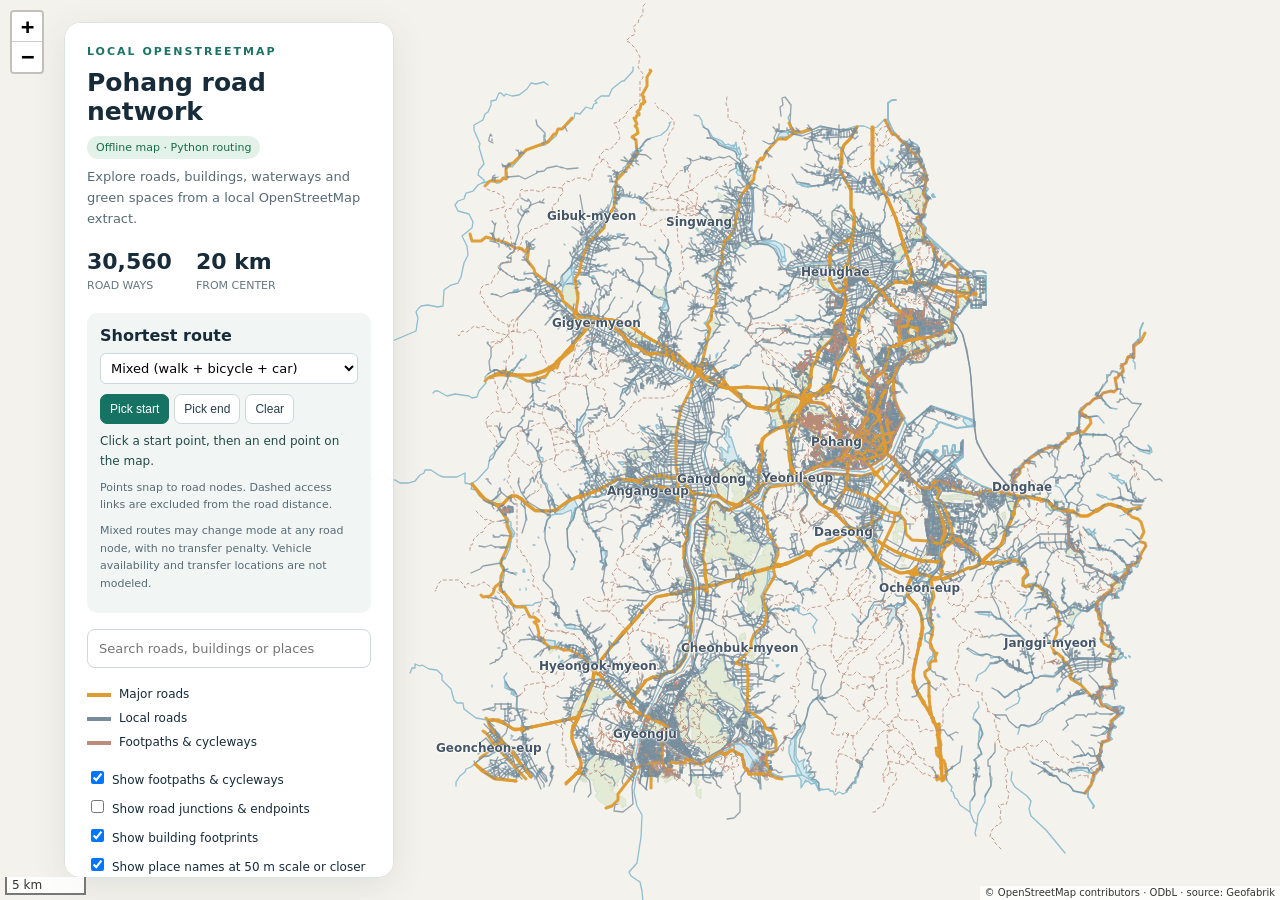
<file: localOSM/index.html>
<!doctype html>
<html lang="en"><meta charset="utf-8"><meta name="viewport" content="width=device-width,initial-scale=1">
<title>Pohang · Offline OSM Map</title>
<link rel="stylesheet" href="assets/leaflet.css">
<style>
*{box-sizing:border-box}body{margin:0;color:#172b38;font-family:system-ui,"Malgun Gothic",sans-serif}
#map{height:100vh;background:#f4f2ec}.panel{position:absolute;z-index:900;top:22px;left:64px;width:330px;padding:22px;background:#fffffff5;border:1px solid #dce2e3;border-radius:16px;box-shadow:0 8px 35px #233c4a18}
.eyebrow{font-size:11px;letter-spacing:2px;color:#1b7363;font-weight:700}h1{font-size:25px;margin:10px 0}p{line-height:1.6;font-size:13px;color:#586b75;margin:8px 0}.badge{display:inline-block;background:#e3f2e9;color:#176b48;padding:5px 9px;border-radius:20px;font-size:11px}.stats{display:flex;gap:24px;margin:20px 0}.stats strong{font-size:22px;display:block}.stats span{font-size:11px;color:#677780}input{width:100%;padding:11px;border:1px solid #ccd7da;border-radius:8px;font:inherit;font-size:13px}button{border:1px solid #cbd8db;border-radius:7px;background:white;padding:8px 12px;cursor:pointer;color:#263f4a}#results button{display:block;width:100%;text-align:left;margin-top:5px}.legend{margin:14px 0;font-size:12px;line-height:2}.line{display:inline-block;width:24px;height:4px;margin-right:8px;vertical-align:middle}label{font-size:12px;display:block;margin-top:10px}label input{width:auto;margin-right:8px}hr{border:0;border-top:1px solid #e2e8ea;margin:16px 0}.place-label{white-space:nowrap;color:#455666;font-size:12px;text-shadow:0 1px 2px white,1px 0 white,-1px 0 white;font-weight:600;pointer-events:none}.leaflet-control-attribution{font-size:10px}#detail{font-size:12px;line-height:1.6}.leaflet-container{font-family:inherit}
@media(max-width:640px){.panel{left:50px;top:10px;width:270px;padding:15px}.legend,.description{display:none}.stats{margin:10px 0}h1{font-size:21px}}
</style>
<style>.panel{max-height:calc(100vh - 44px);overflow-y:auto;scrollbar-width:thin}.route-tools{padding:13px;background:#f1f6f5;border-radius:10px;margin:12px 0 16px}.route-tools select{font:inherit;font-size:13px;padding:6px;border:1px solid #cbd8db;border-radius:6px;background:white;margin-left:10px}.route-buttons{display:flex;gap:5px;margin-top:10px}.route-buttons button{padding:7px 9px;font-size:12px}.route-buttons button.active{color:white;background:#167364;border-color:#167364}#route-status{margin-bottom:0;color:#244b45;font-size:12px;white-space:pre-line}.route-distance{font-size:23px;font-weight:700;color:#b85f19}.route-hint{font-size:11px!important}.route-picking{cursor:crosshair!important}</style>
<style>.route-tools select{display:block;width:100%;margin:8px 0 0}.mode-total{display:flex;align-items:center;gap:7px;font-size:12px;margin:5px 0}.mode-dot{display:inline-block;width:9px;height:9px;border-radius:50%;flex-shrink:0}.route-stages{max-height:210px;overflow:auto;line-height:1.8;padding-left:20px}.route-stages li{font-size:12px}.route-tools details{margin-top:8px;font-size:12px}.route-tools summary{cursor:pointer}</style>
<div id="map"></div><aside class="panel"><div class="eyebrow">LOCAL OPENSTREETMAP</div><h1>Pohang road network</h1><span class="badge">Offline map · Python routing</span>
<p id="python-notice" hidden>To calculate routes, run start_map.bat or python server.py, then open the local address shown in the terminal.</p>
<p class="description">Explore roads, buildings, waterways and green spaces from a local OpenStreetMap extract.</p>
<div class="stats"><div><strong id="road-count"></strong><span>ROAD WAYS</span></div><div><strong id="radius"></strong><span>FROM CENTER</span></div></div>
<section class="route-tools" aria-label="Two-point shortest route"><strong>Shortest route</strong><select id="route-mode" aria-label="Transport mode"><option value="7" selected>Mixed (walk + bicycle + car)</option><option value="1">Walking only</option><option value="4">Car only</option><option value="2">Bicycle only</option></select><div class="route-buttons"><button id="pick-start" class="active">Pick start</button><button id="pick-end">Pick end</button><button id="clear-route">Clear</button></div><p id="route-status" aria-live="polite">Click a start point, then an end point on the map.</p><p class="route-hint">Points snap to road nodes. Dashed access links are excluded from the road distance.</p><p id="mixed-note" class="route-hint">Mixed routes may change mode at any road node, with no transfer penalty. Vehicle availability and transfer locations are not modeled.</p></section>
<input id="search" placeholder="Search roads, buildings or places" aria-label="Search roads, buildings or places"><div id="results"></div>
<div class="legend"><div><i class="line" style="background:#de9b31"></i>Major roads</div><div><i class="line" style="background:#778d9c"></i>Local roads</div><div><i class="line" style="background:#bb8c79"></i>Footpaths & cycleways</div></div>
<label><input type="checkbox" id="paths" checked>Show footpaths & cycleways</label><label><input type="checkbox" id="nodes">Show road junctions & endpoints</label>
<label><input type="checkbox" id="footprints" checked>Show building footprints</label>
<label><input type="checkbox" id="buildings" checked>Show place names at 50 m scale or closer</label><p id="building-status"></p>
<hr><div id="detail">Select a road or building to inspect its details.</div><p id="extent"></p><button id="home">View full area</button>
</aside><script src="assets/leaflet.js"></script><script src="map_data.js"></script>
<script>
const d=window.LOCAL_OSM;const map=L.map('map',{preferCanvas:true,minZoom:8,maxZoom:20,attributionControl:true});
map.attributionControl.setPrefix(false);map.attributionControl.addAttribution('© OpenStreetMap contributors · ODbL · source: Geofabrik');
const bounds=[[d.bounds[1],d.bounds[0]],[d.bounds[3],d.bounds[2]]];
function home(){map.fitBounds(bounds,{paddingTopLeft:innerWidth>640?[370,25]:[20,20],paddingBottomRight:[20,20]});}home();
const scaleControl=L.control.scale({imperial:false,position:'bottomleft'}).addTo(map);
function displayedScaleMeters(){const value=scaleControl.getContainer().querySelector('.leaflet-control-scale-line')?.textContent||'';const match=value.match(/^([\d.]+)\s*(km|m)$/);return match?Number(match[1])*(match[2]==='km'?1000:1):Infinity;}
map.createPane('land');map.getPane('land').style.zIndex=250;map.createPane('water');map.getPane('water').style.zIndex=260;
map.createPane('footprints');map.getPane('footprints').style.zIndex=350;
const walking=new Set(['footway','path','pedestrian','steps','cycleway','bridleway']);
const major=new Set(['motorway','motorway_link','trunk','trunk_link','primary','primary_link','secondary','secondary_link']);
function style(f){const p=f.properties;if(p.kind==='land')return {color:'#c4d7b6',weight:.5,fillColor:'#dce8cd',fillOpacity:.7};if(p.kind==='water')return {color:'#8ebed0',weight:p.natural==='coastline'?2:1.3,fillColor:'#d0e7ed',fillOpacity:.9};if(walking.has(p.highway))return {color:'#bb8c79',weight:1,dashArray:'3 3',opacity:.85};if(major.has(p.highway))return {color:'#de9b31',weight:3,opacity:.95};return {color:'#778d9c',weight:1.3,opacity:.8};}
function text(tag,value){const e=document.createElement(tag);e.textContent=value;return e;}
let selected;
function clickFeature(f,layer){const p=f.properties;if(selected)selected.setStyle(style(selected.feature));selected=layer;layer.setStyle({color:'#006c9c',weight:5});const box=document.getElementById('detail');box.replaceChildren(text('strong',p.name||p.highway||p.natural||'OSM feature'));for(const key of ['id','highway','oneway','access','motorcar','bicycle','foot','maxspeed'])if(p[key]!==undefined)box.appendChild(text('div',`${key}: ${p[key]}`));}
const roadFeatures=d.geojson.features.filter(f=>f.properties.kind==='road');
for(const kind of ['land','water'])L.geoJSON(d.geojson,{pane:kind,filter:f=>f.properties.kind===kind,style,interactive:false}).addTo(map);
const common={style,onEachFeature:(f,l)=>{l.on('click',()=>{if(!routeState.picking)clickFeature(f,l);});if(f.properties.name)l.bindTooltip(text('span',f.properties.name));}};
const roads=L.geoJSON(roadFeatures.filter(f=>!walking.has(f.properties.highway)),common).addTo(map);
const paths=L.geoJSON(roadFeatures.filter(f=>walking.has(f.properties.highway)),common).addTo(map);
const footprintData=d.building_footprints||{type:'FeatureCollection',features:[]};
const footprintLayer=L.geoJSON(null,{pane:'footprints',style:{color:'#918d8a',weight:1,fillColor:'#cfc7bf',fillOpacity:.65},onEachFeature:(f,layer)=>{layer.on('click',()=>{if(routeState.picking)return;const p=f.properties,box=document.getElementById('detail');box.replaceChildren(text('strong',p.name||'Unnamed building'),text('div',`OSM ${p.osm_type} ${p.id}`),text('div',`building: ${p.building}`));});if(f.properties.name)layer.bindTooltip(text('span',f.properties.name));}});
let footprintSelection=null;
function updateFootprints(){if(!document.getElementById('footprints').checked||map.getZoom()<14){if(map.hasLayer(footprintLayer))map.removeLayer(footprintLayer);footprintSelection=null;return;}const view=map.getBounds().pad(.15),visible=footprintData.features.filter(f=>view.intersects(L.latLngBounds([[f.bbox[1],f.bbox[0]],[f.bbox[3],f.bbox[2]]]))),key=visible.map(f=>`${f.properties.osm_type}:${f.properties.id}`).join(',');if(key!==footprintSelection){footprintLayer.clearLayers();footprintLayer.addData(visible);footprintSelection=key;}if(!map.hasLayer(footprintLayer))footprintLayer.addTo(map);}
map.on('moveend zoomend',updateFootprints);document.getElementById('footprints').onchange=updateFootprints;updateFootprints();
document.getElementById('paths').onchange=e=>e.target.checked?paths.addTo(map):map.removeLayer(paths);
const nodes=L.layerGroup();let nodesBuilt=false;
document.getElementById('nodes').onchange=e=>{if(e.target.checked){if(!nodesBuilt){for(const p of d.nodes)L.circleMarker(p,{radius:2.5,color:'#177b75',weight:.7,fillColor:'#fff',fillOpacity:1}).addTo(nodes);nodesBuilt=true;}nodes.addTo(map);}else map.removeLayer(nodes);};
const labels=L.layerGroup().addTo(map),localLabels=L.layerGroup();for(const p of d.places){const el=text('span',p.name);L.marker(p.coordinate,{interactive:false,icon:L.divIcon({className:'place-label',html:el.outerHTML,iconSize:[120,20]})}).addTo(['city','town'].includes(p.place)?labels:localLabels);}
function updateLabels(){if(map.getZoom()>=13)localLabels.addTo(map);else map.removeLayer(localLabels);}map.on('zoomend',updateLabels);updateLabels();
const buildingLabels=d.building_labels||[];const buildingLayer=L.layerGroup().addTo(map);
const buildingStyles=document.createElement('style');buildingStyles.textContent='.building-label{white-space:nowrap;color:#59495e;font-size:11px;font-weight:600;text-shadow:0 1px 2px white,1px 0 white,-1px 0 white;cursor:pointer}.building-label span{display:inline-block;max-width:220px;overflow:hidden;text-overflow:ellipsis;background:#ffffffc9;border-radius:3px;padding:2px 4px;border-left:2px solid #8e7196}';document.head.appendChild(buildingStyles);
function selectBuilding(p,fromMap=false){if(fromMap&&routeState.picking){pickRoutePoint(L.latLng(p.coordinate));return;}const box=document.getElementById('detail');box.replaceChildren(text('strong',p.name),text('div',`OSM ${p.osm_type} ${p.id}`));for(const [key,value] of Object.entries(p.display_tags||p.tags))if(!['name','name:ko'].includes(key))box.appendChild(text('div',`${key}: ${value}`));}
function updateBuildings(){buildingLayer.clearLayers();const status=document.getElementById('building-status');if(!document.getElementById('buildings').checked){status.textContent='Place names are hidden.';return;}if(displayedScaleMeters()>50){status.textContent=`${buildingLabels.length.toLocaleString()} named places · zoom to a 50 m scale or closer.`;return;}
const occupied=[];const measure=document.createElement('canvas').getContext('2d');measure.font='600 11px system-ui';const panel=document.querySelector('.panel').getBoundingClientRect();let shown=0;for(const p of buildingLabels){if(!map.getBounds().contains(p.coordinate))continue;const pos=map.latLngToContainerPoint(p.coordinate),width=Math.min(220,measure.measureText(p.name).width+16),box={left:pos.x-4,right:pos.x+width+4,top:pos.y-15,bottom:pos.y+15};if(box.left<panel.right&&box.right>panel.left&&box.top<panel.bottom&&box.bottom>panel.top)continue;if(occupied.some(b=>box.left<b.right&&box.right>b.left&&box.top<b.bottom&&box.bottom>b.top))continue;occupied.push(box);const el=text('span',p.name);L.marker(p.coordinate,{icon:L.divIcon({className:'building-label',html:el.outerHTML,iconSize:[width,24],iconAnchor:[0,12]})}).bindTooltip(text('span',p.name)).on('click',()=>selectBuilding(p,true)).addTo(buildingLayer);shown++;}status.textContent=`${shown} place names shown · ${buildingLabels.length.toLocaleString()} total`;
}map.on('moveend zoomend',updateBuildings);document.getElementById('buildings').onchange=updateBuildings;updateBuildings();
document.getElementById('road-count').textContent=roadFeatures.length.toLocaleString();document.getElementById('radius').textContent=(d.radius_m/1000)+' km';document.getElementById('extent').textContent=`Area centered on ${d.center.join(', ')}. Boundary-crossing roads retain their complete geometry.`;
document.getElementById('home').onclick=home;
const matches=(p,q)=>`${p.name||''} ${p.name_local||''}`.toLocaleLowerCase().includes(q);
const named=roadFeatures.filter(f=>f.properties.name);document.getElementById('search').oninput=e=>{const q=e.target.value.trim().toLocaleLowerCase();const result=document.getElementById('results');result.replaceChildren();if(!q)return;let count=0;for(const p of buildingLabels.filter(p=>matches(p,q)).slice(0,4)){const b=text('button',`${p.name} · Place`);b.onclick=()=>{map.setView(p.coordinate,18,{animate:false});map.panBy([-170,0],{animate:false});selectBuilding(p);updateBuildings();L.popup().setLatLng(p.coordinate).setContent(text('strong',p.name)).openOn(map);};result.appendChild(b);count++;}for(const f of named.filter(f=>matches(f.properties,q)).slice(0,6-count)){const b=text('button',`${f.properties.name} · Road`);b.onclick=()=>{const l=L.geoJSON(f);map.fitBounds(l.getBounds(),{maxZoom:16,paddingTopLeft:[350,20]});for(const group of [roads,paths])group.eachLayer(layer=>{if(layer.feature===f)clickFeature(f,layer);});};result.appendChild(b);count++;}if(!count)result.appendChild(text('p','No matching names in this area.'));};
const routeState={picking:'start',start:null,end:null,result:null,requestId:0,controller:null};
if(location.protocol==='file:')document.getElementById('python-notice').hidden=false;
const routeStatus=document.getElementById('route-status');
map.createPane('route');map.getPane('route').style.zIndex=480;
const routeLines=L.layerGroup().addTo(map),routeMarkers=L.layerGroup().addTo(map);
function cancelRouteRequest(){routeState.requestId++;if(routeState.controller){routeState.controller.abort();routeState.controller=null;}}
function setRoutePicking(which){if(which)cancelRouteRequest();routeState.picking=which;map.getContainer().classList.toggle('route-picking',!!which);document.getElementById('pick-start').classList.toggle('active',which==='start');document.getElementById('pick-end').classList.toggle('active',which==='end');}
const routeModeNames={walk:'Walk',bike:'Bicycle',drive:'Car'},routeModeColors={walk:'#169b6e',bike:'#8d5bb7',drive:'#2675bd'};
function formatDistance(meters){return meters>=1000?(meters/1000).toFixed(2)+' km':meters.toFixed(0)+' m';}
function showRouteMarkers(){routeMarkers.clearLayers();for(const key of ['start','end']){const p=routeState[key];if(!p)continue;L.circleMarker(p,{radius:7,color:'white',weight:2,fillColor:key==='start'?'#16845c':'#c74b45',fillOpacity:1,bubblingMouseEvents:false}).bindTooltip(key==='start'?'Start':'End',{permanent:true,direction:'top'}).addTo(routeMarkers);}}
async function calculateRoute(){cancelRouteRequest();const requestId=routeState.requestId;routeLines.clearLayers();routeState.result=null;if(!routeState.start||!routeState.end){routeStatus.textContent=routeState.start?'Click an end point on the map.':'Click a start point, then an end point on the map.';return;}if(location.protocol==='file:'){routeStatus.textContent='Start start_map.bat or python server.py and use its local address to calculate routes.';return;}routeStatus.textContent='Calculating route in Python…';
const startPoint=routeState.start.slice(),endPoint=routeState.end.slice(),mode=Number(document.getElementById('route-mode').value);const controller=new AbortController();routeState.controller=controller;
try{const response=await fetch('/api/route',{method:'POST',headers:{'Content-Type':'application/json'},body:JSON.stringify({start:startPoint,end:endPoint,mode}),signal:controller.signal});const result=await response.json();if(requestId!==routeState.requestId)return;if(!response.ok)throw new Error(result.error||'Routing request failed');const {start,end}=result;
if(!start||!end){routeStatus.textContent='No usable road node within 500 m of a selected point. Choose a point closer to a road.';return;}
for(const [point,snap] of [[startPoint,start],[endPoint,end]]){L.polyline([point,snap.coordinate],{pane:'route',color:'#667c86',weight:2,dashArray:'5 6',interactive:false}).addTo(routeLines);}
routeState.result=result;if(!result.reachable){routeStatus.textContent='No connected route for the selected mode. Try different points or Mixed mode.';return;}
for(const leg of result.legs){L.polyline(leg.coordinates,{pane:'route',color:'white',weight:8,opacity:.95,interactive:false}).addTo(routeLines);L.polyline(leg.coordinates,{pane:'route',color:routeModeColors[leg.mode],weight:5,opacity:1,interactive:false}).addTo(routeLines);}
for(let i=1;i<result.legs.length;i++)L.circleMarker(result.legs[i].coordinates[0],{pane:'route',radius:4,color:'#405460',weight:1.5,fillColor:'white',fillOpacity:1,interactive:false}).addTo(routeLines);
map.fitBounds(L.latLngBounds([startPoint,endPoint,...result.coordinates]),{paddingTopLeft:innerWidth>640?[370,25]:[20,20],paddingBottomRight:[25,25],maxZoom:18,animate:false});
const title=text('div',formatDistance(result.distance_m));title.className='route-distance';routeStatus.replaceChildren(title,text('div','Shortest road distance'),text('div',`Access links: start ${Math.round(start.distance_m)} m / end ${Math.round(end.distance_m)} m`));
for(const name of ['walk','bike','drive']){const meters=result.distance_by_mode_m[name];if(meters>0){const row=text('div',`${routeModeNames[name]} · ${formatDistance(meters)}`);row.className='mode-total';const dot=document.createElement('i');dot.className='mode-dot';dot.style.background=routeModeColors[name];row.prepend(dot);routeStatus.appendChild(row);}}
if(result.legs.length){const details=document.createElement('details'),summary=text('summary',`${result.legs.length} stage${result.legs.length===1?'':'s'} · ${result.mode_changes} mode change${result.mode_changes===1?'':'s'}`),list=document.createElement('ol');list.className='route-stages';for(const leg of result.legs)list.appendChild(text('li',`${routeModeNames[leg.mode]} — ${formatDistance(leg.distance_m)}`));details.append(summary,list);routeStatus.appendChild(details);}
if(start.node===end.node)routeStatus.appendChild(text('div','Both points connect to the same road node.'));
}catch(error){if(requestId!==routeState.requestId||error.name==='AbortError')return;console.error(error);routeStatus.textContent='Python routing is unavailable. Run start_map.bat or python server.py and keep its terminal open.';}finally{if(requestId===routeState.requestId)routeState.controller=null;}}
function pickRoutePoint(latlng){if(!routeState.picking)return;const point=L.latLng(latlng);if(!L.latLngBounds(bounds).contains(point)){routeStatus.textContent='Select a point inside the extracted map area.';return;}const key=routeState.picking;routeState[key]=[point.lat,point.lng];if(key==='start'&&!routeState.end)setRoutePicking('end');else if(key==='end'&&!routeState.start)setRoutePicking('start');else setRoutePicking(null);showRouteMarkers();calculateRoute();}
map.on('click',event=>pickRoutePoint(event.latlng));
document.getElementById('pick-start').onclick=()=>{setRoutePicking('start');routeStatus.textContent='Click a start point on the map.';};document.getElementById('pick-end').onclick=()=>{setRoutePicking('end');routeStatus.textContent='Click an end point on the map.';};
document.getElementById('clear-route').onclick=()=>{routeState.start=null;routeState.end=null;routeState.result=null;routeLines.clearLayers();routeMarkers.clearLayers();setRoutePicking('start');routeStatus.textContent='Click a start point, then an end point on the map.';};function updateMixedNote(){document.getElementById('mixed-note').hidden=document.getElementById('route-mode').value!=='7';}document.getElementById('route-mode').onchange=()=>{updateMixedNote();calculateRoute();};updateMixedNote();setRoutePicking('start');
window.localMapReady=true;document.documentElement.dataset.mapReady='true';
</script></html>
</file>
<file: localOSM/assets/leaflet.css>
/* required styles */

.leaflet-pane,
.leaflet-tile,
.leaflet-marker-icon,
.leaflet-marker-shadow,
.leaflet-tile-container,
.leaflet-pane > svg,
.leaflet-pane > canvas,
.leaflet-zoom-box,
.leaflet-image-layer,
.leaflet-layer {
	position: absolute;
	left: 0;
	top: 0;
	}
.leaflet-container {
	overflow: hidden;
	}
.leaflet-tile,
.leaflet-marker-icon,
.leaflet-marker-shadow {
	-webkit-user-select: none;
	   -moz-user-select: none;
	        user-select: none;
	  -webkit-user-drag: none;
	}
/* Prevents IE11 from highlighting tiles in blue */
.leaflet-tile::selection {
	background: transparent;
}
/* Safari renders non-retina tile on retina better with this, but Chrome is worse */
.leaflet-safari .leaflet-tile {
	image-rendering: -webkit-optimize-contrast;
	}
/* hack that prevents hw layers "stretching" when loading new tiles */
.leaflet-safari .leaflet-tile-container {
	width: 1600px;
	height: 1600px;
	-webkit-transform-origin: 0 0;
	}
.leaflet-marker-icon,
.leaflet-marker-shadow {
	display: block;
	}
/* .leaflet-container svg: reset svg max-width decleration shipped in Joomla! (joomla.org) 3.x */
/* .leaflet-container img: map is broken in FF if you have max-width: 100% on tiles */
.leaflet-container .leaflet-overlay-pane svg {
	max-width: none !important;
	max-height: none !important;
	}
.leaflet-container .leaflet-marker-pane img,
.leaflet-container .leaflet-shadow-pane img,
.leaflet-container .leaflet-tile-pane img,
.leaflet-container img.leaflet-image-layer,
.leaflet-container .leaflet-tile {
	max-width: none !important;
	max-height: none !important;
	width: auto;
	padding: 0;
	}

.leaflet-container img.leaflet-tile {
	/* See: https://bugs.chromium.org/p/chromium/issues/detail?id=600120 */
	mix-blend-mode: plus-lighter;
}

.leaflet-container.leaflet-touch-zoom {
	-ms-touch-action: pan-x pan-y;
	touch-action: pan-x pan-y;
	}
.leaflet-container.leaflet-touch-drag {
	-ms-touch-action: pinch-zoom;
	/* Fallback for FF which doesn't support pinch-zoom */
	touch-action: none;
	touch-action: pinch-zoom;
}
.leaflet-container.leaflet-touch-drag.leaflet-touch-zoom {
	-ms-touch-action: none;
	touch-action: none;
}
.leaflet-container {
	-webkit-tap-highlight-color: transparent;
}
.leaflet-container a {
	-webkit-tap-highlight-color: rgba(51, 181, 229, 0.4);
}
.leaflet-tile {
	filter: inherit;
	visibility: hidden;
	}
.leaflet-tile-loaded {
	visibility: inherit;
	}
.leaflet-zoom-box {
	width: 0;
	height: 0;
	-moz-box-sizing: border-box;
	     box-sizing: border-box;
	z-index: 800;
	}
/* workaround for https://bugzilla.mozilla.org/show_bug.cgi?id=888319 */
.leaflet-overlay-pane svg {
	-moz-user-select: none;
	}

.leaflet-pane         { z-index: 400; }

.leaflet-tile-pane    { z-index: 200; }
.leaflet-overlay-pane { z-index: 400; }
.leaflet-shadow-pane  { z-index: 500; }
.leaflet-marker-pane  { z-index: 600; }
.leaflet-tooltip-pane   { z-index: 650; }
.leaflet-popup-pane   { z-index: 700; }

.leaflet-map-pane canvas { z-index: 100; }
.leaflet-map-pane svg    { z-index: 200; }

.leaflet-vml-shape {
	width: 1px;
	height: 1px;
	}
.lvml {
	behavior: url(#default#VML);
	display: inline-block;
	position: absolute;
	}


/* control positioning */

.leaflet-control {
	position: relative;
	z-index: 800;
	pointer-events: visiblePainted; /* IE 9-10 doesn't have auto */
	pointer-events: auto;
	}
.leaflet-top,
.leaflet-bottom {
	position: absolute;
	z-index: 1000;
	pointer-events: none;
	}
.leaflet-top {
	top: 0;
	}
.leaflet-right {
	right: 0;
	}
.leaflet-bottom {
	bottom: 0;
	}
.leaflet-left {
	left: 0;
	}
.leaflet-control {
	float: left;
	clear: both;
	}
.leaflet-right .leaflet-control {
	float: right;
	}
.leaflet-top .leaflet-control {
	margin-top: 10px;
	}
.leaflet-bottom .leaflet-control {
	margin-bottom: 10px;
	}
.leaflet-left .leaflet-control {
	margin-left: 10px;
	}
.leaflet-right .leaflet-control {
	margin-right: 10px;
	}


/* zoom and fade animations */

.leaflet-fade-anim .leaflet-popup {
	opacity: 0;
	-webkit-transition: opacity 0.2s linear;
	   -moz-transition: opacity 0.2s linear;
	        transition: opacity 0.2s linear;
	}
.leaflet-fade-anim .leaflet-map-pane .leaflet-popup {
	opacity: 1;
	}
.leaflet-zoom-animated {
	-webkit-transform-origin: 0 0;
	    -ms-transform-origin: 0 0;
	        transform-origin: 0 0;
	}
svg.leaflet-zoom-animated {
	will-change: transform;
}

.leaflet-zoom-anim .leaflet-zoom-animated {
	-webkit-transition: -webkit-transform 0.25s cubic-bezier(0,0,0.25,1);
	   -moz-transition:    -moz-transform 0.25s cubic-bezier(0,0,0.25,1);
	        transition:         transform 0.25s cubic-bezier(0,0,0.25,1);
	}
.leaflet-zoom-anim .leaflet-tile,
.leaflet-pan-anim .leaflet-tile {
	-webkit-transition: none;
	   -moz-transition: none;
	        transition: none;
	}

.leaflet-zoom-anim .leaflet-zoom-hide {
	visibility: hidden;
	}


/* cursors */

.leaflet-interactive {
	cursor: pointer;
	}
.leaflet-grab {
	cursor: -webkit-grab;
	cursor:    -moz-grab;
	cursor:         grab;
	}
.leaflet-crosshair,
.leaflet-crosshair .leaflet-interactive {
	cursor: crosshair;
	}
.leaflet-popup-pane,
.leaflet-control {
	cursor: auto;
	}
.leaflet-dragging .leaflet-grab,
.leaflet-dragging .leaflet-grab .leaflet-interactive,
.leaflet-dragging .leaflet-marker-draggable {
	cursor: move;
	cursor: -webkit-grabbing;
	cursor:    -moz-grabbing;
	cursor:         grabbing;
	}

/* marker & overlays interactivity */
.leaflet-marker-icon,
.leaflet-marker-shadow,
.leaflet-image-layer,
.leaflet-pane > svg path,
.leaflet-tile-container {
	pointer-events: none;
	}

.leaflet-marker-icon.leaflet-interactive,
.leaflet-image-layer.leaflet-interactive,
.leaflet-pane > svg path.leaflet-interactive,
svg.leaflet-image-layer.leaflet-interactive path {
	pointer-events: visiblePainted; /* IE 9-10 doesn't have auto */
	pointer-events: auto;
	}

/* visual tweaks */

.leaflet-container {
	background: #ddd;
	outline-offset: 1px;
	}
.leaflet-container a {
	color: #0078A8;
	}
.leaflet-zoom-box {
	border: 2px dotted #38f;
	background: rgba(255,255,255,0.5);
	}


/* general typography */
.leaflet-container {
	font-family: "Helvetica Neue", Arial, Helvetica, sans-serif;
	font-size: 12px;
	font-size: 0.75rem;
	line-height: 1.5;
	}


/* general toolbar styles */

.leaflet-bar {
	box-shadow: 0 1px 5px rgba(0,0,0,0.65);
	border-radius: 4px;
	}
.leaflet-bar a {
	background-color: #fff;
	border-bottom: 1px solid #ccc;
	width: 26px;
	height: 26px;
	line-height: 26px;
	display: block;
	text-align: center;
	text-decoration: none;
	color: black;
	}
.leaflet-bar a,
.leaflet-control-layers-toggle {
	background-position: 50% 50%;
	background-repeat: no-repeat;
	display: block;
	}
.leaflet-bar a:hover,
.leaflet-bar a:focus {
	background-color: #f4f4f4;
	}
.leaflet-bar a:first-child {
	border-top-left-radius: 4px;
	border-top-right-radius: 4px;
	}
.leaflet-bar a:last-child {
	border-bottom-left-radius: 4px;
	border-bottom-right-radius: 4px;
	border-bottom: none;
	}
.leaflet-bar a.leaflet-disabled {
	cursor: default;
	background-color: #f4f4f4;
	color: #bbb;
	}

.leaflet-touch .leaflet-bar a {
	width: 30px;
	height: 30px;
	line-height: 30px;
	}
.leaflet-touch .leaflet-bar a:first-child {
	border-top-left-radius: 2px;
	border-top-right-radius: 2px;
	}
.leaflet-touch .leaflet-bar a:last-child {
	border-bottom-left-radius: 2px;
	border-bottom-right-radius: 2px;
	}

/* zoom control */

.leaflet-control-zoom-in,
.leaflet-control-zoom-out {
	font: bold 18px 'Lucida Console', Monaco, monospace;
	text-indent: 1px;
	}

.leaflet-touch .leaflet-control-zoom-in, .leaflet-touch .leaflet-control-zoom-out  {
	font-size: 22px;
	}


/* layers control */

.leaflet-control-layers {
	box-shadow: 0 1px 5px rgba(0,0,0,0.4);
	background: #fff;
	border-radius: 5px;
	}
.leaflet-control-layers-toggle {
	background-image: url(images/layers.png);
	width: 36px;
	height: 36px;
	}
.leaflet-retina .leaflet-control-layers-toggle {
	background-image: url(images/layers-2x.png);
	background-size: 26px 26px;
	}
.leaflet-touch .leaflet-control-layers-toggle {
	width: 44px;
	height: 44px;
	}
.leaflet-control-layers .leaflet-control-layers-list,
.leaflet-control-layers-expanded .leaflet-control-layers-toggle {
	display: none;
	}
.leaflet-control-layers-expanded .leaflet-control-layers-list {
	display: block;
	position: relative;
	}
.leaflet-control-layers-expanded {
	padding: 6px 10px 6px 6px;
	color: #333;
	background: #fff;
	}
.leaflet-control-layers-scrollbar {
	overflow-y: scroll;
	overflow-x: hidden;
	padding-right: 5px;
	}
.leaflet-control-layers-selector {
	margin-top: 2px;
	position: relative;
	top: 1px;
	}
.leaflet-control-layers label {
	display: block;
	font-size: 13px;
	font-size: 1.08333em;
	}
.leaflet-control-layers-separator {
	height: 0;
	border-top: 1px solid #ddd;
	margin: 5px -10px 5px -6px;
	}

/* Default icon URLs */
.leaflet-default-icon-path { /* used only in path-guessing heuristic, see L.Icon.Default */
	background-image: url(images/marker-icon.png);
	}


/* attribution and scale controls */

.leaflet-container .leaflet-control-attribution {
	background: #fff;
	background: rgba(255, 255, 255, 0.8);
	margin: 0;
	}
.leaflet-control-attribution,
.leaflet-control-scale-line {
	padding: 0 5px;
	color: #333;
	line-height: 1.4;
	}
.leaflet-control-attribution a {
	text-decoration: none;
	}
.leaflet-control-attribution a:hover,
.leaflet-control-attribution a:focus {
	text-decoration: underline;
	}
.leaflet-attribution-flag {
	display: inline !important;
	vertical-align: baseline !important;
	width: 1em;
	height: 0.6669em;
	}
.leaflet-left .leaflet-control-scale {
	margin-left: 5px;
	}
.leaflet-bottom .leaflet-control-scale {
	margin-bottom: 5px;
	}
.leaflet-control-scale-line {
	border: 2px solid #777;
	border-top: none;
	line-height: 1.1;
	padding: 2px 5px 1px;
	white-space: nowrap;
	-moz-box-sizing: border-box;
	     box-sizing: border-box;
	background: rgba(255, 255, 255, 0.8);
	text-shadow: 1px 1px #fff;
	}
.leaflet-control-scale-line:not(:first-child) {
	border-top: 2px solid #777;
	border-bottom: none;
	margin-top: -2px;
	}
.leaflet-control-scale-line:not(:first-child):not(:last-child) {
	border-bottom: 2px solid #777;
	}

.leaflet-touch .leaflet-control-attribution,
.leaflet-touch .leaflet-control-layers,
.leaflet-touch .leaflet-bar {
	box-shadow: none;
	}
.leaflet-touch .leaflet-control-layers,
.leaflet-touch .leaflet-bar {
	border: 2px solid rgba(0,0,0,0.2);
	background-clip: padding-box;
	}


/* popup */

.leaflet-popup {
	position: absolute;
	text-align: center;
	margin-bottom: 20px;
	}
.leaflet-popup-content-wrapper {
	padding: 1px;
	text-align: left;
	border-radius: 12px;
	}
.leaflet-popup-content {
	margin: 13px 24px 13px 20px;
	line-height: 1.3;
	font-size: 13px;
	font-size: 1.08333em;
	min-height: 1px;
	}
.leaflet-popup-content p {
	margin: 17px 0;
	margin: 1.3em 0;
	}
.leaflet-popup-tip-container {
	width: 40px;
	height: 20px;
	position: absolute;
	left: 50%;
	margin-top: -1px;
	margin-left: -20px;
	overflow: hidden;
	pointer-events: none;
	}
.leaflet-popup-tip {
	width: 17px;
	height: 17px;
	padding: 1px;

	margin: -10px auto 0;
	pointer-events: auto;

	-webkit-transform: rotate(45deg);
	   -moz-transform: rotate(45deg);
	    -ms-transform: rotate(45deg);
	        transform: rotate(45deg);
	}
.leaflet-popup-content-wrapper,
.leaflet-popup-tip {
	background: white;
	color: #333;
	box-shadow: 0 3px 14px rgba(0,0,0,0.4);
	}
.leaflet-container a.leaflet-popup-close-button {
	position: absolute;
	top: 0;
	right: 0;
	border: none;
	text-align: center;
	width: 24px;
	height: 24px;
	font: 16px/24px Tahoma, Verdana, sans-serif;
	color: #757575;
	text-decoration: none;
	background: transparent;
	}
.leaflet-container a.leaflet-popup-close-button:hover,
.leaflet-container a.leaflet-popup-close-button:focus {
	color: #585858;
	}
.leaflet-popup-scrolled {
	overflow: auto;
	}

.leaflet-oldie .leaflet-popup-content-wrapper {
	-ms-zoom: 1;
	}
.leaflet-oldie .leaflet-popup-tip {
	width: 24px;
	margin: 0 auto;

	-ms-filter: "progid:DXImageTransform.Microsoft.Matrix(M11=0.70710678, M12=0.70710678, M21=-0.70710678, M22=0.70710678)";
	filter: progid:DXImageTransform.Microsoft.Matrix(M11=0.70710678, M12=0.70710678, M21=-0.70710678, M22=0.70710678);
	}

.leaflet-oldie .leaflet-control-zoom,
.leaflet-oldie .leaflet-control-layers,
.leaflet-oldie .leaflet-popup-content-wrapper,
.leaflet-oldie .leaflet-popup-tip {
	border: 1px solid #999;
	}


/* div icon */

.leaflet-div-icon {
	background: #fff;
	border: 1px solid #666;
	}


/* Tooltip */
/* Base styles for the element that has a tooltip */
.leaflet-tooltip {
	position: absolute;
	padding: 6px;
	background-color: #fff;
	border: 1px solid #fff;
	border-radius: 3px;
	color: #222;
	white-space: nowrap;
	-webkit-user-select: none;
	-moz-user-select: none;
	-ms-user-select: none;
	user-select: none;
	pointer-events: none;
	box-shadow: 0 1px 3px rgba(0,0,0,0.4);
	}
.leaflet-tooltip.leaflet-interactive {
	cursor: pointer;
	pointer-events: auto;
	}
.leaflet-tooltip-top:before,
.leaflet-tooltip-bottom:before,
.leaflet-tooltip-left:before,
.leaflet-tooltip-right:before {
	position: absolute;
	pointer-events: none;
	border: 6px solid transparent;
	background: transparent;
	content: "";
	}

/* Directions */

.leaflet-tooltip-bottom {
	margin-top: 6px;
}
.leaflet-tooltip-top {
	margin-top: -6px;
}
.leaflet-tooltip-bottom:before,
.leaflet-tooltip-top:before {
	left: 50%;
	margin-left: -6px;
	}
.leaflet-tooltip-top:before {
	bottom: 0;
	margin-bottom: -12px;
	border-top-color: #fff;
	}
.leaflet-tooltip-bottom:before {
	top: 0;
	margin-top: -12px;
	margin-left: -6px;
	border-bottom-color: #fff;
	}
.leaflet-tooltip-left {
	margin-left: -6px;
}
.leaflet-tooltip-right {
	margin-left: 6px;
}
.leaflet-tooltip-left:before,
.leaflet-tooltip-right:before {
	top: 50%;
	margin-top: -6px;
	}
.leaflet-tooltip-left:before {
	right: 0;
	margin-right: -12px;
	border-left-color: #fff;
	}
.leaflet-tooltip-right:before {
	left: 0;
	margin-left: -12px;
	border-right-color: #fff;
	}

/* Printing */

@media print {
	/* Prevent printers from removing background-images of controls. */
	.leaflet-control {
		-webkit-print-color-adjust: exact;
		print-color-adjust: exact;
		}
	}
</file>
